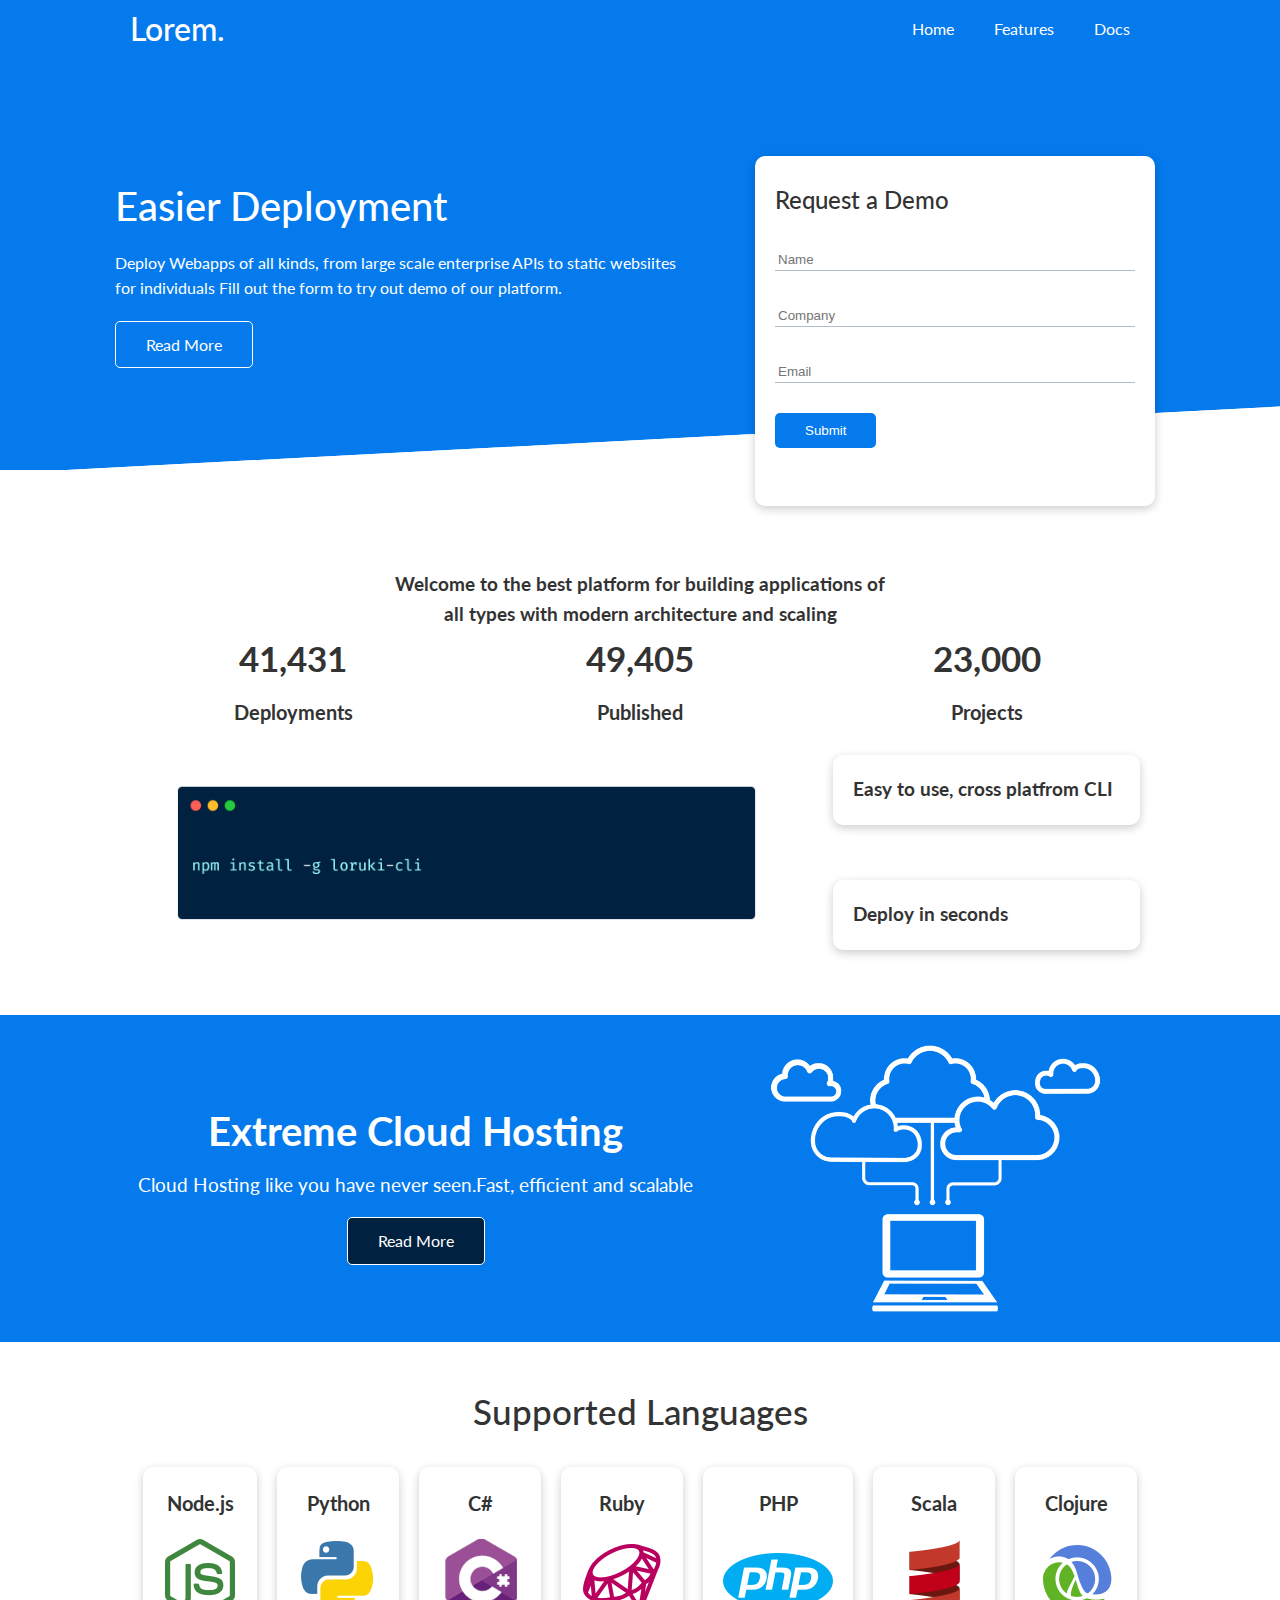
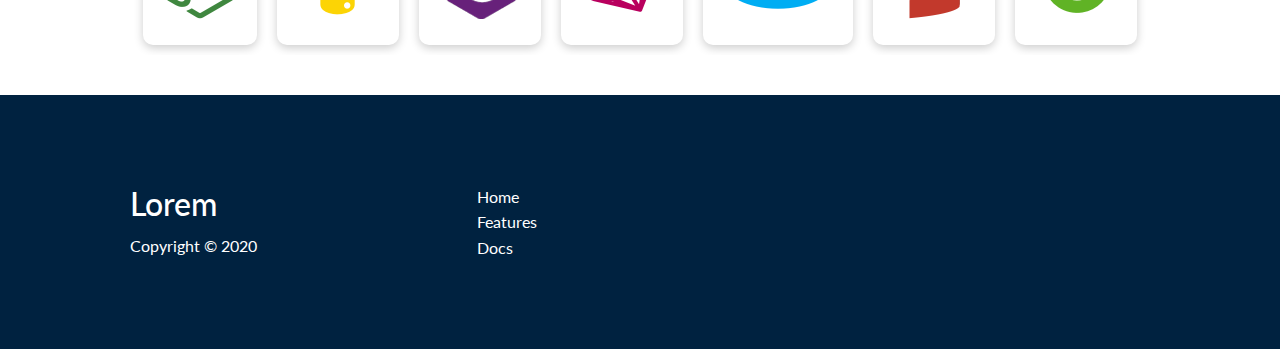
<file: index.html>
<!DOCTYPE html>
<html>
<head>
	<title>Professional website | Trial</title>
	<link rel="stylesheet" href="https://cdnjs.cloudflare.com/ajax/libs/font-awesome/5.15.1/css/all.min.css" integrity="sha512-+4zCK9k+qNFUR5X+cKL9EIR+ZOhtIloNl9GIKS57V1MyNsYpYcUrUeQc9vNfzsWfV28IaLL3i96P9sdNyeRssA==" crossorigin="anonymous" />
	<link rel="stylesheet" type="text/css" href="css/style.css">
	<meta name="viewport" content="width=device-width,initial-scale=1.0">
</head>
<body>

	<!-- navbar -->
	<div class = 'navbar'>
		<div class = 'container flex'>
			<h1 class = 'logo' >Lorem.</h1>	 
			<nav>
				<ul>
					<li><a href="index.html">Home</a></li>
					<li><a href="features.html">Features</a></li>
					<li><a href="docs.html">Docs</a></li>
				</ul>
			</nav>
		</div>
	</div>

	<!-- showcase -->
	<section class='showcase'>
		<div class="container grid ">
			<div class="showcase-text">
				<h1>Easier Deployment</h1>
				<p>Deploy Webapps of all kinds, from large scale enterprise APIs to static websiites for individuals Fill out the form to try out demo of our platform.</p>
				<a href="features.html" class="btn btn-outline">Read More</a>
			</div>

		<div class="showcase-form card">
			<h2>Request a Demo</h2>	
			<form>
				<div class="form-control">
					<input type="text" name="name" autocomplete="off" placeholder="Name"required>
				</div>
				<div  class="form-control">
					<input type="text" name="company" autocomplete="off" placeholder="Company"required>
				</div>
				<div  class="form-control">
					<input type="text" name="email" autocomplete="off" placeholder="Email" required>
				</div>
				<input type="submit" name="send" class="btn btn-primary">


			</form>
		</div>
	  </div>
	</section>

	<!-- Stats section -->
	<section class="stats">
		<div class="container">
		    <h3 class="stats-heading text-center ">
                Welcome to the best platform for building applications of all types with modern architecture and scaling
            </h3>

		  <div class="grid grid-3 text-center ">
		  	<div>
		  		<i class="fas fa-server fa-3x my-3"></i>
                <h3>41,431</h3>
                <p class="text-secondary">Deployments</p>
		  	</div>	

		  	<div>
		  		<i class="fas fa-upload fa-3x  my-3"></i>
                <h3>49,405</h3>
                <p class="text-secondary">Published</p>
		  	</div>	

		  	<div>
		  		<i class="fas fa-project-diagram fa-3x  my-3"></i>
                <h3>23,000</h3>
                <p class="text-secondary">Projects</p>
		  	</div>
		  </div>		
		</div>
	</section>

	<!-- Cli -->

	<section class="cli py-3">
		<div class="container grid">
			<img src="images/cli.png">
			<h3 class="card">Easy to use, cross platfrom CLI</h3>
			<h3 class="card">Deploy in seconds</h3>
		</div>
	</section>

<!-- Cloud -->
<section class="cloud p-1 my-3">
		<div class="container">
			<div class="grid">
				<div class="cloud-text text-center">
					<h1 class="my-1">Extreme Cloud Hosting</h1>
					<h3 class="my-1 ">Cloud Hosting like you have never seen.Fast, efficient and scalable</h3>
					<a href="features.html" class="btn btn-outline"> Read More</a>
				</div>
				<img src="images/cloud.png">
			</div>
		</div>
</section>

<!-- Languages -->

<section class="languages">
	<h1 class="languages-heading text-center">Supported Languages</h1>
	<div class="container flex">
			<div class="card">
                <h4>Node.js</h4>
                <img src="images/logos/node.png" alt="">
            </div>
            <div class="card">
                <h4>Python</h4>
                <img src="images/logos/python.png" alt="">
              </div>
              <div class="card">
                <h4>C#</h4>
                <img src="images/logos/csharp.png" alt="">
              </div>
              <div class="card">
                <h4>Ruby</h4>
                <img src="images/logos/ruby.png" alt="">
              </div>
              <div class="card">
                <h4>PHP</h4>
                <img src="images/logos/php.png" alt="">
              </div>
              <div class="card">
                <h4>Scala</h4>
                <img src="images/logos/scala.png" alt="">
              </div>
              <div class="card">
                <h4>Clojure</h4>
                <img src="images/logos/clojure.png" alt="">
              </div>
		
	</div>
</section>

<!-- footer -->

<footer class="footer p-5">
  <div class="container">
	<div class="grid grid-3">
		<div>
			<h1>Lorem</h1>
			<p>Copyright &copy; 2020</p>
		</div>
		<div>
				<ul>
					<li><a href="index.html">Home</a></li>
					<li><a href="features.html">Features</a></li>
					<li><a href="docs.html">Docs</a></li>
				</ul>
		</div>
		<div class="social">
            <a href="https://github.com/Dilsshad1Alam2"   target="_blank"><i class="fab fa-github fa-2x px-1"></i></a>
            <a href="https://www.facebook.com/cr7.dilshad/"  target="_blank"><i class="fab fa-facebook fa-2x px-1"></i></a>
            <a href="https://www.instagram.com/_dillu__/"  target="_blank"><i class="fab fa-instagram fa-2x px-1"></i></a>
            <a href="notwitter.html"  target="_blank"><i class="fab fa-twitter fa-2x px-1"></i></a>
        </div>

	</div>
  </div>
	
</footer>


</body>
</html>
</file>
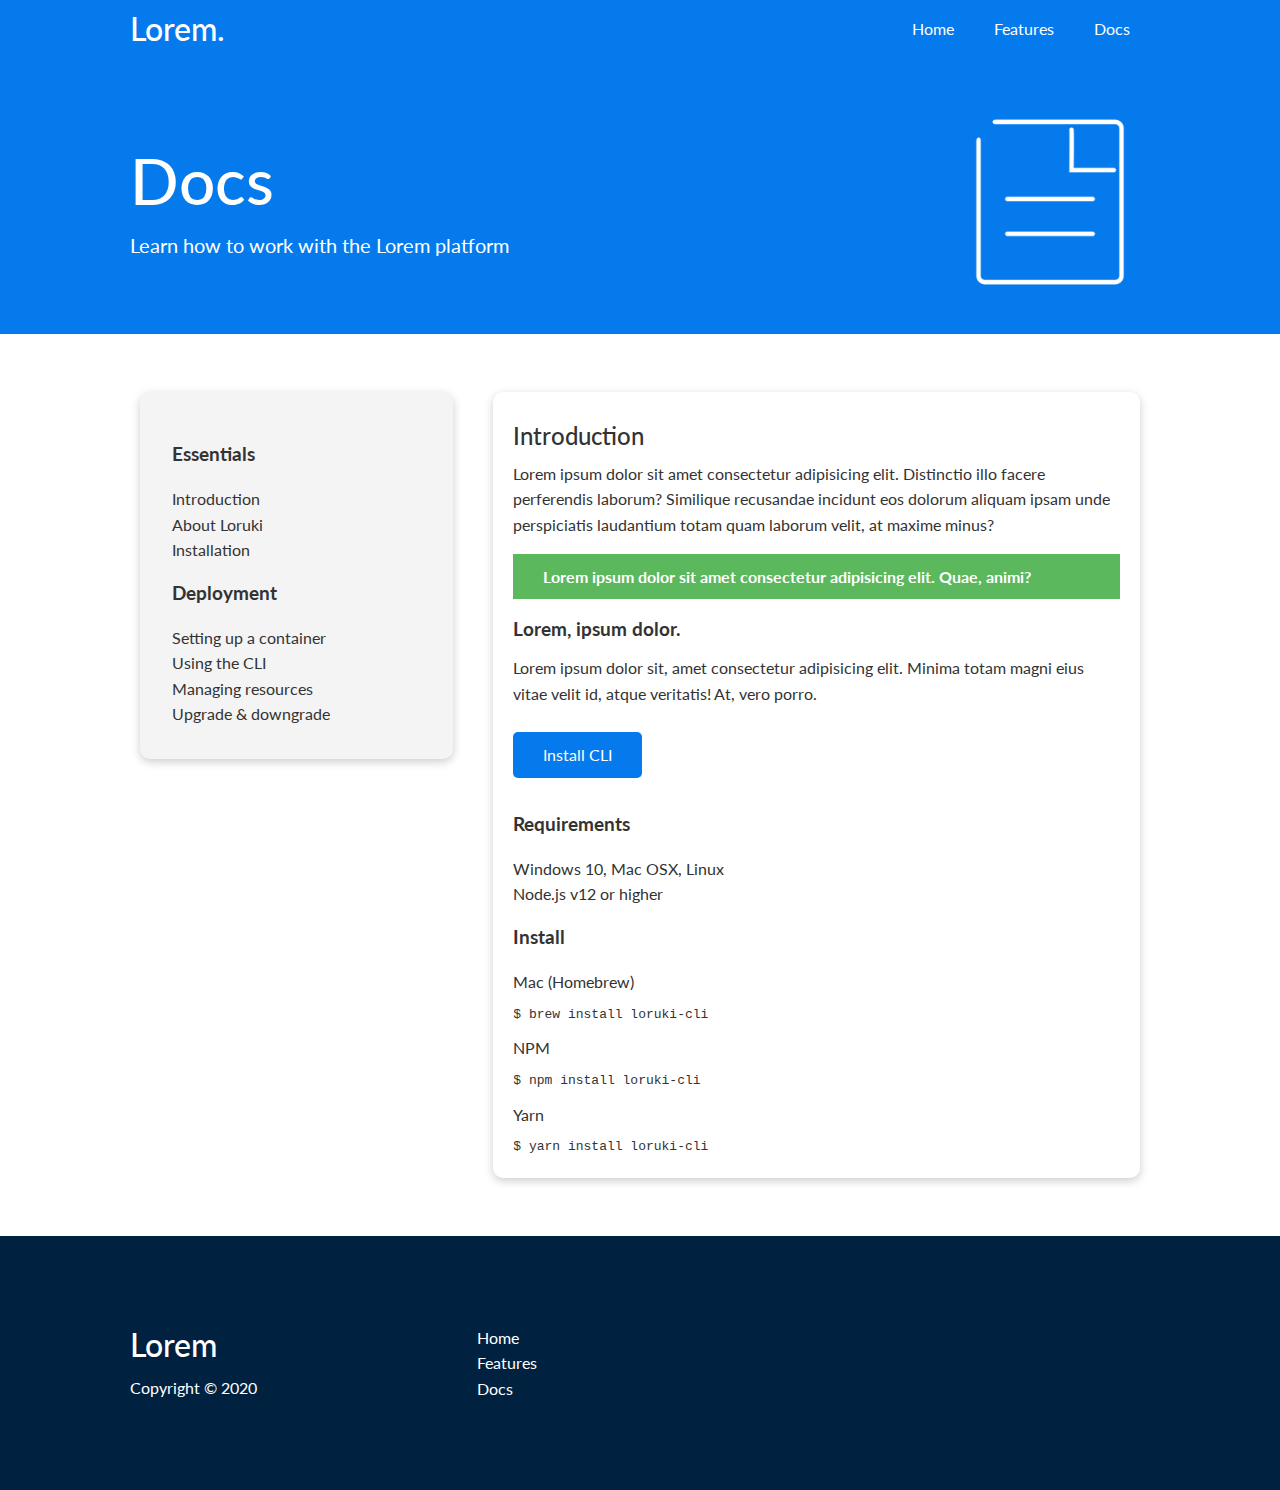
<file: docs.html>
<!DOCTYPE html>
<html>
<head>
	<title>Professional website | Trial</title>
	<link rel="stylesheet" href="https://cdnjs.cloudflare.com/ajax/libs/font-awesome/5.15.1/css/all.min.css" integrity="sha512-+4zCK9k+qNFUR5X+cKL9EIR+ZOhtIloNl9GIKS57V1MyNsYpYcUrUeQc9vNfzsWfV28IaLL3i96P9sdNyeRssA==" crossorigin="anonymous" />
	<link rel="stylesheet" type="text/css" href="css/style.css">
	<meta name="viewport" content="width=device-width,initial-scale=1.0">
</head>
<body>

	<!-- navbar -->
	<div class = 'navbar'>
		<div class = 'container flex'>
			<h1 class = 'logo' >Lorem.</h1>	
			<nav>
				<ul>
					<li><a href="index.html">Home</a></li>
					<li><a href="features.html">Features</a></li>
					<li><a href="docs.html">Docs</a></li>
				</ul>
			</nav>
		</div>
	</div>


<!-- docshead -->
<section class="docshead p-2 bg-primary">
	<div class="container grid">
		<div class="docshead-text">
			<h1>Docs</h1>
			<p>Learn how to work with the Lorem platform</p>
		</div>

		<img src="images/docs.png">
	</div>
</section>


<!-- Docs main -->
    <section class="docs-main my-3">
        <div class="container grid">
            <div class="card bg-light pxy-2">
                <h3 class="my-1">Essentials</h3>
                <nav>
                    <ul>
                        <li><a class="text-primary" href="#">Introduction</a></li>
                        <li><a href="#">About Loruki</a></li>
                        <li><a href="#">Installation</a></li>
                    </ul>
                </nav>

                <h3 class="my-1">Deployment</h3>
                <nav>
                    <ul>
                        <li><a href="#">Setting up a container</a></li>
							<li><a href="#">Using the CLI</a></li>
							<li><a href="#">Managing resources</a></li>
							<li><a href="#">Upgrade & downgrade</a></li>
                    </ul>
                </nav>
            </div>
            <div class="card">
                <h2>Introduction</h2>
                <p>Lorem ipsum dolor sit amet consectetur adipisicing elit. Distinctio illo facere perferendis laborum? Similique recusandae incidunt eos dolorum aliquam ipsam unde perspiciatis laudantium totam quam laborum velit, at maxime minus?</p>

                <div class="alert alert-success text-margin">
                    <i class="fas fa-info alert-margin"></i> Lorem ipsum dolor sit amet consectetur adipisicing elit. Quae, animi?
                </div>

                <h3>Lorem, ipsum dolor.</h3>
                <p>Lorem ipsum dolor sit, amet consectetur adipisicing elit. Minima totam magni eius vitae velit id, atque veritatis! At, vero porro.</p>
                <a href="#" class="btn btn-primary text-margin">Install CLI</a>

                <h3 class="text-margin">Requirements</h3>
                <ul>
                    <li>Windows 10, Mac OSX, Linux</li>
                    <li>Node.js v12 or higher</li>
                </ul>

                <h3 class="text-margin">Install</h3>
                <p>Mac (Homebrew)</p>
                <pre><code>$ brew install loruki-cli</code></pre>
                <p>NPM</p>
                <pre><code>$ npm install loruki-cli</code></pre>
                <p>Yarn</p>
                <pre><code>$ yarn install loruki-cli</code></pre>

            </div>
        </div>
    </section>

<!-- footer -->

<footer class="footer p-5">
  <div class="container">
	<div class="grid grid-3">
		<div>
			<h1>Lorem</h1>
			<p>Copyright &copy; 2020</p>
		</div>
		<div>
				<ul>
					<li><a href="index.html">Home</a></li>
					<li><a href="features.html">Features</a></li>
					<li><a href="docs.html">Docs</a></li>
				</ul>
		</div>
		<div class="social">
            <a href="https://github.com/Dilsshad1Alam2"   target="_blank"><i class="fab fa-github fa-2x px-1"></i></a>
            <a href="https://www.facebook.com/cr7.dilshad/"  target="_blank"><i class="fab fa-facebook fa-2x px-1"></i></a>
            <a href="https://www.instagram.com/_dillu__/"  target="_blank"><i class="fab fa-instagram fa-2x px-1"></i></a>
            <a href="notwitter.html"  target="_blank"><i class="fab fa-twitter fa-2x px-1"></i></a>
        </div>

	</div>
  </div>
	
</footer>



</body>
</html>
</file>
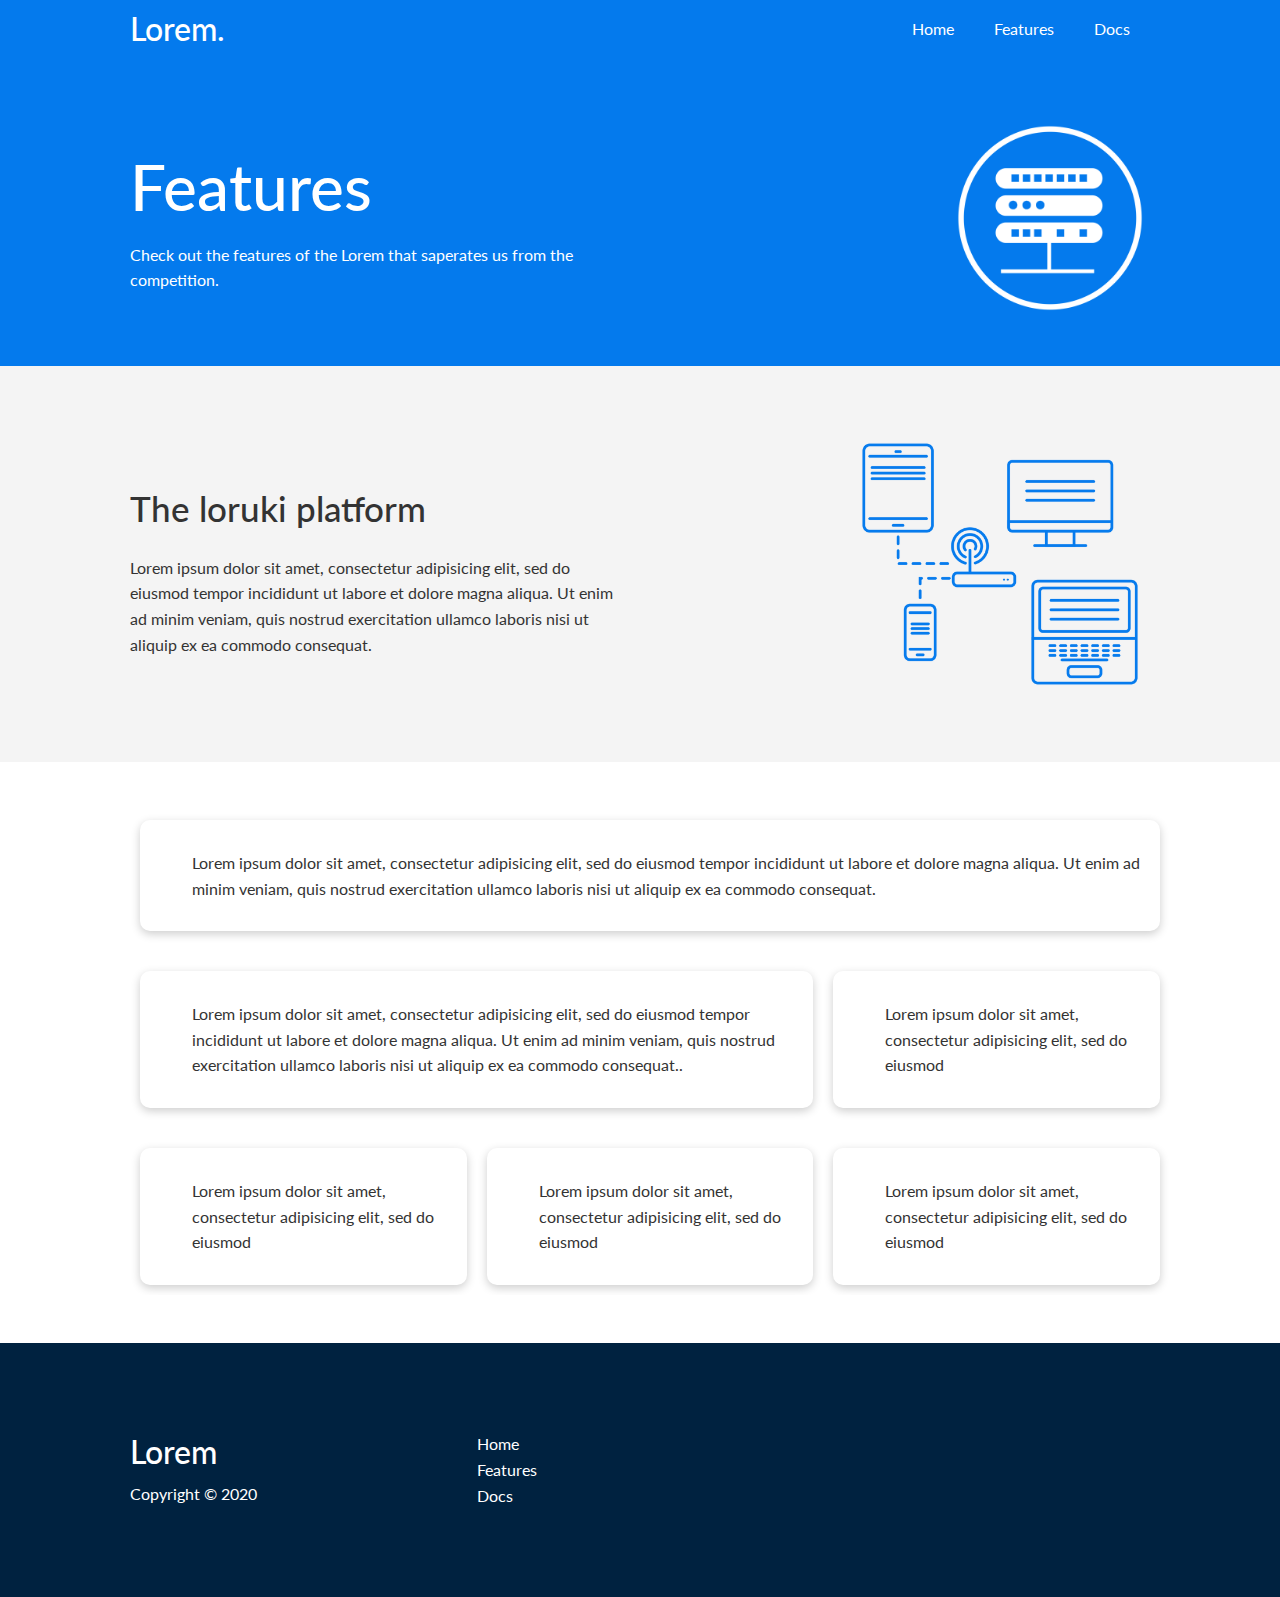
<file: features.html>
<!DOCTYPE html>
<html>
<head>
	<title>Professional website | Trial</title>
	<link rel="stylesheet" href="https://cdnjs.cloudflare.com/ajax/libs/font-awesome/5.15.1/css/all.min.css" integrity="sha512-+4zCK9k+qNFUR5X+cKL9EIR+ZOhtIloNl9GIKS57V1MyNsYpYcUrUeQc9vNfzsWfV28IaLL3i96P9sdNyeRssA==" crossorigin="anonymous" />
	<link rel="stylesheet" type="text/css" href="css/style.css">
	<meta name="viewport" content="width=device-width,initial-scale=1.0">
</head>
<body>

	<!-- navbar -->
	<div class = 'navbar'>
		<div class = 'container flex'>
			<h1 class = 'logo' >Lorem.</h1>	 
			<nav>
				<ul>
					<li><a href="index.html">Home</a></li>
					<li><a href="features.html">Features</a></li>
					<li><a href="docs.html">Docs</a></li>
				</ul>
			</nav>
		</div>
	</div>

<!-- body -->
<section class="features-head bg-primary text-color-white p-3">
	<div class="container grid">
		<div class="head-text">
			<h1>Features</h1>
			<p class="lead">Check out the features of the Lorem that saperates us from the competition.</p>
		</div>

			<img class='features-head-img' src="images/server.png">
	</div>
</section>


<section class="features-sub-head bg-light p-3">
	<div class="container grid">
		<div class="features-sub-head-text">
			<h1>The loruki platform</h1>
			<p>Lorem ipsum dolor sit amet, consectetur adipisicing elit, sed do eiusmod
			tempor incididunt ut labore et dolore magna aliqua. Ut enim ad minim veniam,
			quis nostrud exercitation ullamco laboris nisi ut aliquip ex ea commodo
			consequat. </p>
		</div>
		<img src="images/server2.png">

	</div>
	
</section>

<section class="features-main-grid p-3">
	<div class="container grid grid-3">
		<div class="card flex">
			<i class="fas fa-server fa-3x px-1"></i>
			<p>Lorem ipsum dolor sit amet, consectetur adipisicing elit, sed do eiusmod
			tempor incididunt ut labore et dolore magna aliqua. Ut enim ad minim veniam,
			quis nostrud exercitation ullamco laboris nisi ut aliquip ex ea commodo
			consequat. </p>
		</div>
				<div class="card flex ">
			<i class="fas fa-server fa-3x  px-1"></i>
			<p>Lorem ipsum dolor sit amet, consectetur adipisicing elit, sed do eiusmod
			tempor incididunt ut labore et dolore magna aliqua. Ut enim ad minim veniam,
			quis nostrud exercitation ullamco laboris nisi ut aliquip ex ea commodo
			consequat..</p>
		</div>
				<div class="card flex">
			<i class="fas fa-server fa-3x px-1"></i>
			<p>Lorem ipsum dolor sit amet, consectetur adipisicing elit, sed do eiusmod</p>
		</div>


		<div class="card flex">
			<i class="fas fa-server fa-3x px-1"></i>
			<p>Lorem ipsum dolor sit amet, consectetur adipisicing elit, sed do eiusmod</p>
		</div>

		<div class="card flex">
			<i class="fas fa-server fa-3x px-1"></i>
			<p>Lorem ipsum dolor sit amet, consectetur adipisicing elit, sed do eiusmod</p>
		</div>

		<div class="card flex">
			<i class="fas fa-server fa-3x px-1"></i>
			<p>Lorem ipsum dolor sit amet, consectetur adipisicing elit, sed do eiusmod</p>
		</div>

	</div>
</section>



	


<!-- footer -->

<footer class="footer p-5">
  <div class="container">
	<div class="grid grid-3">
		<div>
			<h1>Lorem</h1>
			<p>Copyright &copy; 2020</p>
		</div>
		<div>
				<ul>
					<li><a href="index.html">Home</a></li>
					<li><a href="features.html">Features</a></li>
					<li><a href="docs.html">Docs</a></li>
				</ul>
		</div>
		<div class="social">
            <a href="https://github.com/Dilsshad1Alam2"   target="_blank"><i class="fab fa-github fa-2x px-1"></i></a>
            <a href="https://www.facebook.com/cr7.dilshad/"  target="_blank"><i class="fab fa-facebook fa-2x px-1"></i></a>
            <a href="https://www.instagram.com/_dillu__/"  target="_blank"><i class="fab fa-instagram fa-2x px-1"></i></a>
            <a href="notwitter.html"  target="_blank"><i class="fab fa-twitter fa-2x px-1"></i></a>
        </div>

	</div>
  </div>
	
</footer>



</body>
</html>
</file>
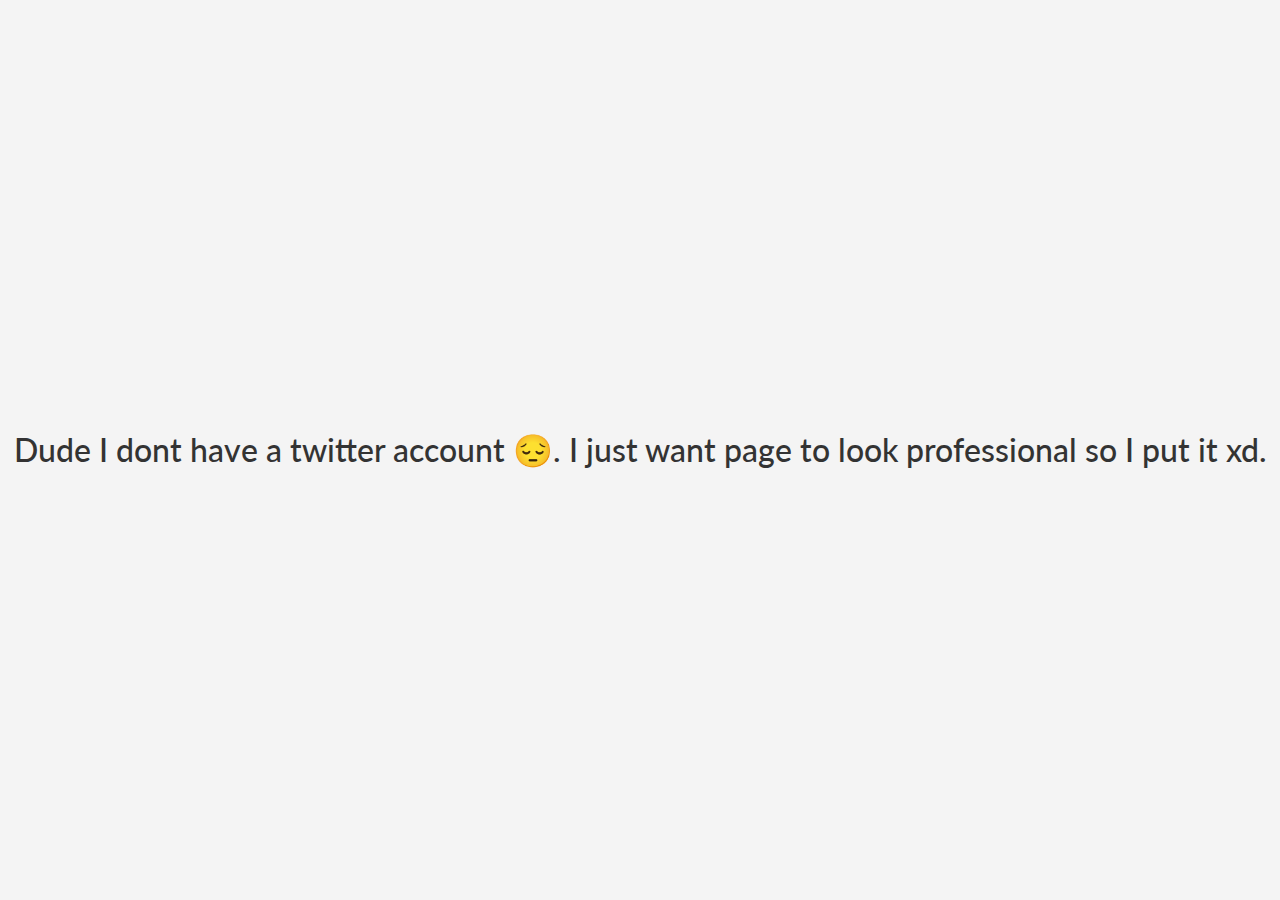
<file: notwitter.html>
<!DOCTYPE html>
<html>
<head>
	<title>No twitter</title>
	<link rel="stylesheet" type="text/css" href="css/style.css">
</head>
<body>
<div class="no-twitter bg-light">
<h1> Dude I dont have a twitter account 😔. I just want page to look professional so I put it xd.</h1>	
</div>
</body>
</html>
</file>
<file: css/style.css>
@import url('https://fonts.googleapis.com/css2?family=Lato:wght@300&display=swap');
:root{
	--primary-color:#047aed;
	/*--primary-color:purple;*/
}

*{
	box-sizing: border-box;
	margin: 0;
	padding: 0;
}

body{
	font-family: lato, sans-serif;
	line-height: 1.6;
	color: #333;
}

ul{
	list-style: none;
}

a{
	color: #333;
	text-decoration: none;
}

h1,h2{
	font-weight: 500;
	line-height: 1.2;
	margin: 10px 0px;

}

p{
	margin: 10px 0px;
}
img{
	width: 100%;
}

/*navbar*/

.navbar{
	background-color: var(--primary-color);
	color: white;
	height: 70px;
}

.navbar .flex{
	justify-content: space-between;
}

.navbar ul{
	display: flex;
}

.navbar a{
	color: #fff;
	padding:10px;
	margin: 0 10px;
}

.navbar a:hover{
	border-bottom: 2px #fff solid;
}


/*showcase*/

.showcase{
height: 400px;
background-color: var(--primary-color);
color: #fff;
position: relative;
}

.showcase h1{
	font-size: 40px;
}

.showcase p{
	margin: 20px 0;
}

.showcase .grid{
	grid-template-columns: 55% 45%;
	gap:30px; 
	overflow: visible;
}

.showcase-form{
	position: relative;
	top: 61px;
	height: 350px;
	width: 400px;
	padding:40px;
	justify-self:flex-end;
	z-index: 100;
}

.showcase-form .form-control{
	margin: 30px 0;
}

.showcase-form .form-control input[type='text'],
.showcase-form .form-control input[type='email']{
	border:0;
	border-bottom: 1px solid #b4becb;
	width: 100%;
	padding: 3px;
}

.showcase-form .form-control input:focus{
	outline: none;
}

.showcase::before,
.showcase::after {
	content: '';
	position: absolute;
	height: 100px;
	background:#fff;
	bottom: -70px;
	right: 0;
	left: 0;
	transform: skewY(-3deg);
	--webkit-transform: skewY(-3deg);
	--moz-transform: skewY(-3deg);
	--ms-transform: skewY(-3deg);
}


/*stats*/



.stats{
	padding-top: 100px;
}

.stats-heading{
	max-width: 500px;
	margin: auto;
}

.stats .grid h3{
	font-size: 35px;
}

.text-secondary{
	font-size:20px;
	font-weight: bold;
}

/*Cli*/


.cli .grid{
	grid-template-columns: repeat(3,1fr);
	grid-template-rows: repeat(2,1fr);
}

.cli .grid > *:first-child{
	grid-column: 1 / span 2;
	grid-row:1 / span 2;
}

/*cloud*/

.cloud{
	background-color: var(--primary-color);
	color: #fff;
}

.cloud .grid{
	grid-template-columns: 4fr 3fr;
}

.cloud h1{
	font-size: 40px;
	font-weight: bold;
}

.cloud h3{
	font-weight: normal;
}

.cloud .btn {
	background-color: #002240;
}


/*languages*/

.languages {
	margin-bottom: 40px;
}

.languages .flex{
	flex-wrap: wrap;
}

.languages-heading{
	font-size: 35px;
	margin-bottom: 25px;
}

.languages .card h4{
	font-size: 20px;
	margin-bottom: 20px;
}

.languages .card{
	text-align: center;
	transition: transform 0.2s ease-in;
}

.languages .card:hover{
	transform: translateY(-15px);

}

/*footer*/

footer{
	background-color:#002240;
	color:#fff;
}

footer a{
	color: #fff;
}

/*Media Query*/

@media (max-width: 768px){
  .grid,
  .showcase .grid,
  .stats .grid,
  .cli .grid,
  .cloud .grid,
  .features-sub-head .grid,
  .features-head .grid
   {
  	grid-template-columns: 1fr;
  	grid-template-rows: 1fr;
}



	.cli .grid > *:first-child{
	grid-column: 1 ;
	grid-row:1;
}

.showcase{
	height: auto;
}

.showcase-form{
	justify-self:center;
}

.showcase-text{
	text-align: center;
}


}

@media (max-width: 500px) {
  .navbar {
    height: 110px;
  }

  .navbar .flex {
    flex-direction: column;
  }

  .navbar ul {
    padding: 10px;
    background-color: rgba(0, 0, 0, 0.1);
  }
  
  .showcase-form {
    width: 300px;
  }
}


/*-----------------------------------------Styling for Features--------------------------------------------*/


.features-head .head-text h1{
	font-size: 4rem;
	margin: 1rem 0;
}

.features-head .head-text .lead{
	font-size: 1rem;
}



.features-head .features-head-img{
	width: 200px;
	justify-self:flex-end;
}

.features-sub-head img{
	width: 300px;
	justify-self:flex-end;
}

.features-sub-head h1{
	font-size: 35px;
	padding: 1rem 0;
}

.features-sub-head p{
	font-size: 1rem;
}


.features-main-grid .grid > *:nth-child(1){
  grid-column: 1 / span 3;
}

.features-main-grid .grid > *:nth-child(2){
  grid-column: 1 / span 2;
}

/*docs*/

.docshead img{
	width: 200px;
	justify-self:flex-end;

}

.docshead h1{
	font-size: 4rem;
}

.docshead p{
	font-size: 20px;
}

.docs-main .grid{
	grid-template-columns: 1fr 2fr;
	align-items:flex-start;
}







/*utiliies classes*/

.container{
	max-width: 1100px;
	margin: auto;
	overflow: auto;
	padding: 0px 40px;
}

.text-center{
	text-align: center;
}

.flex{
	display: flex;
	justify-content: center;
	align-items: center;
	width: 100%;
}

.grid{
	display: grid;
	grid-template-columns: repeat(2,1fr);
	gap:20px;
	justify-content: center;
	align-items: center;
	height: 100%;
}

.grid-3{
	grid-template-columns: repeat(3,1fr);
}

.card{
	background-color: #fff;
	color: #333;
	padding:20px;
	margin: 10px;
	border-radius: 10px;
	box-shadow: 0 3px 10px rgba(0,0,0,0.2);
}

.btn{
	display: inline-block;
	padding: 10px 30px;
	cursor: pointer;
	background-color: var(--primary-color);
	color: #fff;
	border:none;
	border-radius: 5px;
	transition:transform 0.2s;
}

.btn:hover{
	transform: scale(0.97);

}

.btn-outline{
	background-color: transparent;
	border:1px #fff solid;
	padding: 10px 30px;
}

.alert-success{
	background-color: #5cb85c;
	padding: 10px;
	color: white;
	font-weight: bold;
}


/*Margins and Padding*/

.my-1{
	margin: 1rem 0;
}

.my-2{
	margin: 2rem 0;
}
.my-3{
	margin: 3rem 0;
}

.my-1{
	margin: 1rem 0;
}

.my-2{
	margin: 2rem 0;
}
.my-3{
	margin: 3rem 0;
}

.p-1{
	padding: 1rem 0;
}

.px-1{
	padding: 0 1rem;
}

.p-2{
	padding: 2rem 0;
}

.px-1{
	padding: 0 1rem;
}

.pxy-2{
	padding:2rem;
}

.p-3{
	padding: 3rem 0;
}

.p-5{
	padding: 5rem 0;
}

.alert-margin{
	margin:0 10px;
}

.text-margin{
	margin: 1rem 0;
}

.bg-primary{
	background-color: var(--primary-color);
	color:white;
}

.bg-light, .bg-light-btn{
	background-color: #f4f4f4;
	color: #333;
}

.text-color-white{
	color: white;

}


.no-twitter{
	min-height: 100vh;
	background-color: var(-bg-light);
	display: flex;
	justify-content: center;
	align-items: center;
	text-align: center;


}
</file>
